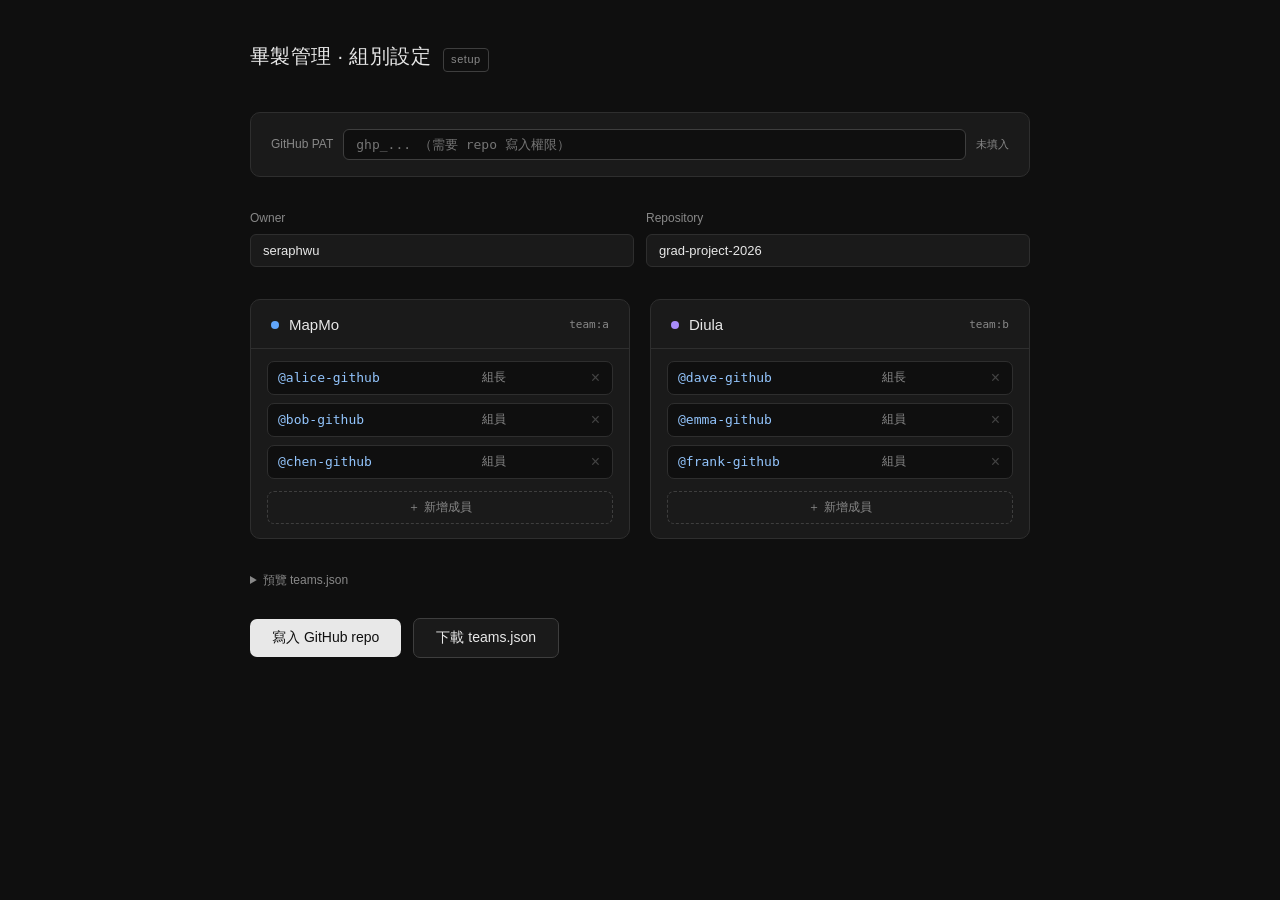
<file: setup-teams.html>
<!DOCTYPE html>
<html lang="zh-TW">
<head>
<meta charset="UTF-8">
<meta name="viewport" content="width=device-width, initial-scale=1.0">
<title>畢製管理 · 組別設定</title>
<style>
*, *::before, *::after { box-sizing: border-box; margin: 0; padding: 0; }

:root {
  --bg:       #0f0f0f;
  --surface:  #1a1a1a;
  --border:   #2e2e2e;
  --border2:  #3e3e3e;
  --text:     #e8e8e8;
  --muted:    #888;
  --accent:   #e8e8e8;
  --ok:       #4ade80;
  --warn:     #fb923c;
  --err:      #f87171;
  --radius:   10px;
}

body {
  background: var(--bg);
  color: var(--text);
  font-family: 'SF Pro Text', 'PingFang TC', 'Noto Sans TC', sans-serif;
  font-size: 14px;
  line-height: 1.6;
  min-height: 100vh;
  padding: 40px 20px 80px;
}

.page-header {
  max-width: 780px;
  margin: 0 auto 40px;
  display: flex;
  align-items: baseline;
  gap: 12px;
}
.page-header h1 {
  font-size: 20px;
  font-weight: 500;
  letter-spacing: .02em;
}
.page-header .badge {
  font-size: 11px;
  color: var(--muted);
  border: 1px solid var(--border2);
  border-radius: 4px;
  padding: 2px 7px;
  letter-spacing: .05em;
}

/* PAT bar */
.pat-bar {
  max-width: 780px;
  margin: 0 auto 32px;
  background: var(--surface);
  border: 1px solid var(--border);
  border-radius: var(--radius);
  padding: 16px 20px;
  display: flex;
  align-items: center;
  gap: 10px;
  flex-wrap: wrap;
}
.pat-bar label {
  color: var(--muted);
  font-size: 12px;
  white-space: nowrap;
}
.pat-bar input {
  flex: 1;
  min-width: 200px;
  background: var(--bg);
  border: 1px solid var(--border2);
  border-radius: 6px;
  color: var(--text);
  font-family: monospace;
  font-size: 13px;
  padding: 7px 12px;
  outline: none;
}
.pat-bar input:focus { border-color: #555; }
.pat-hint { font-size: 11px; color: var(--muted); }
.pat-hint.ok { color: var(--ok); }

/* repo bar */
.repo-bar {
  max-width: 780px;
  margin: 0 auto 32px;
  display: grid;
  grid-template-columns: 1fr 1fr;
  gap: 12px;
}
.field { display: flex; flex-direction: column; gap: 6px; }
.field label { font-size: 12px; color: var(--muted); }
.field input {
  background: var(--surface);
  border: 1px solid var(--border);
  border-radius: 6px;
  color: var(--text);
  font-size: 13px;
  padding: 8px 12px;
  outline: none;
}
.field input:focus { border-color: #555; }

/* teams */
.teams-wrap {
  max-width: 780px;
  margin: 0 auto;
  display: grid;
  grid-template-columns: 1fr 1fr;
  gap: 20px;
}
@media (max-width: 600px) { .teams-wrap { grid-template-columns: 1fr; } }

.team-card {
  background: var(--surface);
  border: 1px solid var(--border);
  border-radius: var(--radius);
  overflow: hidden;
}
.team-card-head {
  padding: 16px 20px 14px;
  border-bottom: 1px solid var(--border);
  display: flex;
  align-items: center;
  gap: 10px;
}
.team-dot {
  width: 8px; height: 8px;
  border-radius: 50%;
  background: var(--muted);
  flex-shrink: 0;
}
.team-a .team-dot { background: #60a5fa; }
.team-b .team-dot { background: #a78bfa; }

.team-card-head input {
  flex: 1;
  background: transparent;
  border: none;
  color: var(--text);
  font-size: 15px;
  font-weight: 500;
  outline: none;
  min-width: 0;
}
.team-id {
  font-size: 11px;
  color: var(--muted);
  font-family: monospace;
}

.members-list { padding: 12px 16px; display: flex; flex-direction: column; gap: 8px; }

.member-row {
  display: flex;
  align-items: center;
  gap: 8px;
  background: var(--bg);
  border: 1px solid var(--border);
  border-radius: 7px;
  padding: 8px 10px;
}
.member-row input {
  background: transparent;
  border: none;
  color: var(--text);
  font-size: 13px;
  outline: none;
  min-width: 0;
}
.member-row input.gh {
  flex: 2;
  font-family: monospace;
  color: #93c5fd;
}
.member-row input.role {
  flex: 1;
  color: var(--muted);
  font-size: 12px;
}
.member-row .remove-btn {
  background: none;
  border: none;
  color: #444;
  cursor: pointer;
  font-size: 16px;
  line-height: 1;
  padding: 0 2px;
  transition: color .15s;
}
.member-row .remove-btn:hover { color: var(--err); }

.add-btn {
  margin: 0 16px 14px;
  background: none;
  border: 1px dashed var(--border2);
  border-radius: 7px;
  color: var(--muted);
  cursor: pointer;
  font-size: 12px;
  padding: 7px;
  width: calc(100% - 32px);
  transition: border-color .15s, color .15s;
}
.add-btn:hover { border-color: #555; color: var(--text); }

/* preview */
.preview-wrap {
  max-width: 780px;
  margin: 28px auto 0;
}
.preview-wrap summary {
  cursor: pointer;
  font-size: 12px;
  color: var(--muted);
  user-select: none;
  padding: 4px 0;
}
.preview-wrap summary:hover { color: var(--text); }
.preview-wrap pre {
  background: var(--surface);
  border: 1px solid var(--border);
  border-radius: var(--radius);
  color: #86efac;
  font-family: monospace;
  font-size: 12px;
  line-height: 1.7;
  margin-top: 10px;
  overflow-x: auto;
  padding: 16px 20px;
  white-space: pre;
}

/* actions */
.actions {
  max-width: 780px;
  margin: 24px auto 0;
  display: flex;
  gap: 12px;
  align-items: center;
  flex-wrap: wrap;
}
.btn {
  border: none;
  border-radius: 7px;
  cursor: pointer;
  font-size: 14px;
  font-weight: 500;
  padding: 10px 22px;
  transition: opacity .15s;
}
.btn:hover { opacity: .85; }
.btn-primary { background: #e8e8e8; color: #0f0f0f; }
.btn-ghost {
  background: var(--surface);
  border: 1px solid var(--border2);
  color: var(--text);
}

.status-msg {
  font-size: 13px;
  padding: 4px 0;
}
.status-msg.ok   { color: var(--ok); }
.status-msg.err  { color: var(--err); }
.status-msg.wait { color: var(--muted); }
</style>
</head>
<body>

<div class="page-header">
  <h1>畢製管理 · 組別設定</h1>
  <span class="badge">setup</span>
</div>

<!-- PAT -->
<div class="pat-bar">
  <label>GitHub PAT</label>
  <input type="password" id="pat-input" placeholder="ghp_... （需要 repo 寫入權限）">
  <span class="pat-hint" id="pat-hint">未填入</span>
</div>

<!-- Repo -->
<div class="repo-bar">
  <div class="field">
    <label>Owner</label>
    <input type="text" id="owner" value="seraphwu" placeholder="github username">
  </div>
  <div class="field">
    <label>Repository</label>
    <input type="text" id="repo" value="grad-project-2026" placeholder="repo name">
  </div>
</div>

<!-- Teams -->
<div class="teams-wrap">
  <div class="team-card team-a" id="card-a">
    <div class="team-card-head">
      <div class="team-dot"></div>
      <input type="text" id="name-a" value="MapMo" placeholder="組別顯示名稱">
      <span class="team-id">team:a</span>
    </div>
    <div class="members-list" id="members-a"></div>
    <button class="add-btn" onclick="addMember('a')">＋ 新增成員</button>
  </div>

  <div class="team-card team-b" id="card-b">
    <div class="team-card-head">
      <div class="team-dot"></div>
      <input type="text" id="name-b" value="Diula" placeholder="組別顯示名稱">
      <span class="team-id">team:b</span>
    </div>
    <div class="members-list" id="members-b"></div>
    <button class="add-btn" onclick="addMember('b')">＋ 新增成員</button>
  </div>
</div>

<!-- Preview -->
<div class="preview-wrap">
  <details>
    <summary>預覽 teams.json</summary>
    <pre id="json-preview"></pre>
  </details>
</div>

<!-- Actions -->
<div class="actions">
  <button class="btn btn-primary" onclick="writeToGitHub()">寫入 GitHub repo</button>
  <button class="btn btn-ghost" onclick="downloadJSON()">下載 teams.json</button>
  <span class="status-msg" id="status-msg"></span>
</div>

<script>
// ── 初始預設成員 ──
const DEFAULT = {
  a: [
    { github: '@alice-github', role: '組長' },
    { github: '@bob-github',   role: '組員' },
    { github: '@chen-github',  role: '組員' },
  ],
  b: [
    { github: '@dave-github',  role: '組長' },
    { github: '@emma-github',  role: '組員' },
    { github: '@frank-github', role: '組員' },
  ]
};

function renderMember(team, idx, gh, role) {
  const row = document.createElement('div');
  row.className = 'member-row';
  row.dataset.idx = idx;
  row.innerHTML = `
    <input class="gh"   type="text" value="${gh}"   placeholder="@github-username" oninput="updatePreview()">
    <input class="role" type="text" value="${role}" placeholder="組長 / 組員"       oninput="updatePreview()">
    <button class="remove-btn" onclick="removeMember('${team}', this)" title="移除">×</button>`;
  return row;
}

function addMember(team, gh = '', role = '組員') {
  const list = document.getElementById(`members-${team}`);
  const idx  = list.children.length;
  list.appendChild(renderMember(team, idx, gh, role));
  updatePreview();
}

function removeMember(team, btn) {
  btn.closest('.member-row').remove();
  updatePreview();
}

function getTeamData(team) {
  const name    = document.getElementById(`name-${team}`).value.trim();
  const slug    = name.toLowerCase().replace(/\s+/g, '-');
  const rows    = document.querySelectorAll(`#members-${team} .member-row`);
  const members = [...rows].map(r => ({
    github: r.querySelector('.gh').value.trim(),
    role:   r.querySelector('.role').value.trim()
  })).filter(m => m.github);
  return { display_name: name, slug, members, link: `../teams/team-${team}/` };
}

function buildJSON() {
  return {
    'team:a': getTeamData('a'),
    'team:b': getTeamData('b')
  };
}

function updatePreview() {
  document.getElementById('json-preview').textContent =
    JSON.stringify(buildJSON(), null, 2);
}

// PAT hint
document.getElementById('pat-input').addEventListener('input', function() {
  const hint = document.getElementById('pat-hint');
  if (this.value.trim()) {
    hint.textContent = '已填入';
    hint.className = 'pat-hint ok';
  } else {
    hint.textContent = '未填入';
    hint.className = 'pat-hint';
  }
  updatePreview();
});

// 監聽名稱欄位
['name-a','name-b'].forEach(id =>
  document.getElementById(id).addEventListener('input', updatePreview)
);

// ── GitHub 寫入 ──
async function writeToGitHub() {
  const pat   = document.getElementById('pat-input').value.trim();
  const owner = document.getElementById('owner').value.trim();
  const repo  = document.getElementById('repo').value.trim();
  const msg   = document.getElementById('status-msg');

  if (!pat)   return setStatus('請先填入 GitHub PAT', 'err');
  if (!owner) return setStatus('請填入 Owner', 'err');
  if (!repo)  return setStatus('請填入 Repo 名稱', 'err');

  setStatus('連線中…', 'wait');

  const content = JSON.stringify(buildJSON(), null, 2);
  const path    = 'shared/teams.json';
  const apiBase = `https://api.github.com/repos/${owner}/${repo}/contents/${path}`;
  const headers = {
    'Accept':        'application/vnd.github+json',
    'Authorization': `Bearer ${pat}`,
    'Content-Type':  'application/json'
  };

  // 先取得現有檔案 SHA（更新需要）
  let sha = null;
  try {
    const res = await fetch(apiBase, { headers });
    if (res.ok) {
      const data = await res.json();
      sha = data.sha;
    }
  } catch (_) {}

  const body = {
    message: 'chore: update teams.json via setup page',
    content: btoa(unescape(encodeURIComponent(content))),
    ...(sha ? { sha } : {})
  };

  try {
    const res = await fetch(apiBase, {
      method:  'PUT',
      headers,
      body:    JSON.stringify(body)
    });
    if (res.ok) {
      setStatus('✓ 已成功寫入 shared/teams.json', 'ok');
    } else {
      const err = await res.json();
      setStatus(`錯誤：${err.message}`, 'err');
    }
  } catch (e) {
    setStatus(`網路錯誤：${e.message}`, 'err');
  }
}

function downloadJSON() {
  const content = JSON.stringify(buildJSON(), null, 2);
  const blob    = new Blob([content], { type: 'application/json' });
  const a       = document.createElement('a');
  a.href        = URL.createObjectURL(blob);
  a.download    = 'teams.json';
  a.click();
}

function setStatus(msg, type) {
  const el = document.getElementById('status-msg');
  el.textContent = msg;
  el.className   = `status-msg ${type}`;
}

// ── 初始化 ──
DEFAULT.a.forEach(m => addMember('a', m.github, m.role));
DEFAULT.b.forEach(m => addMember('b', m.github, m.role));
updatePreview();
</script>
</body>
</html>
</file>
